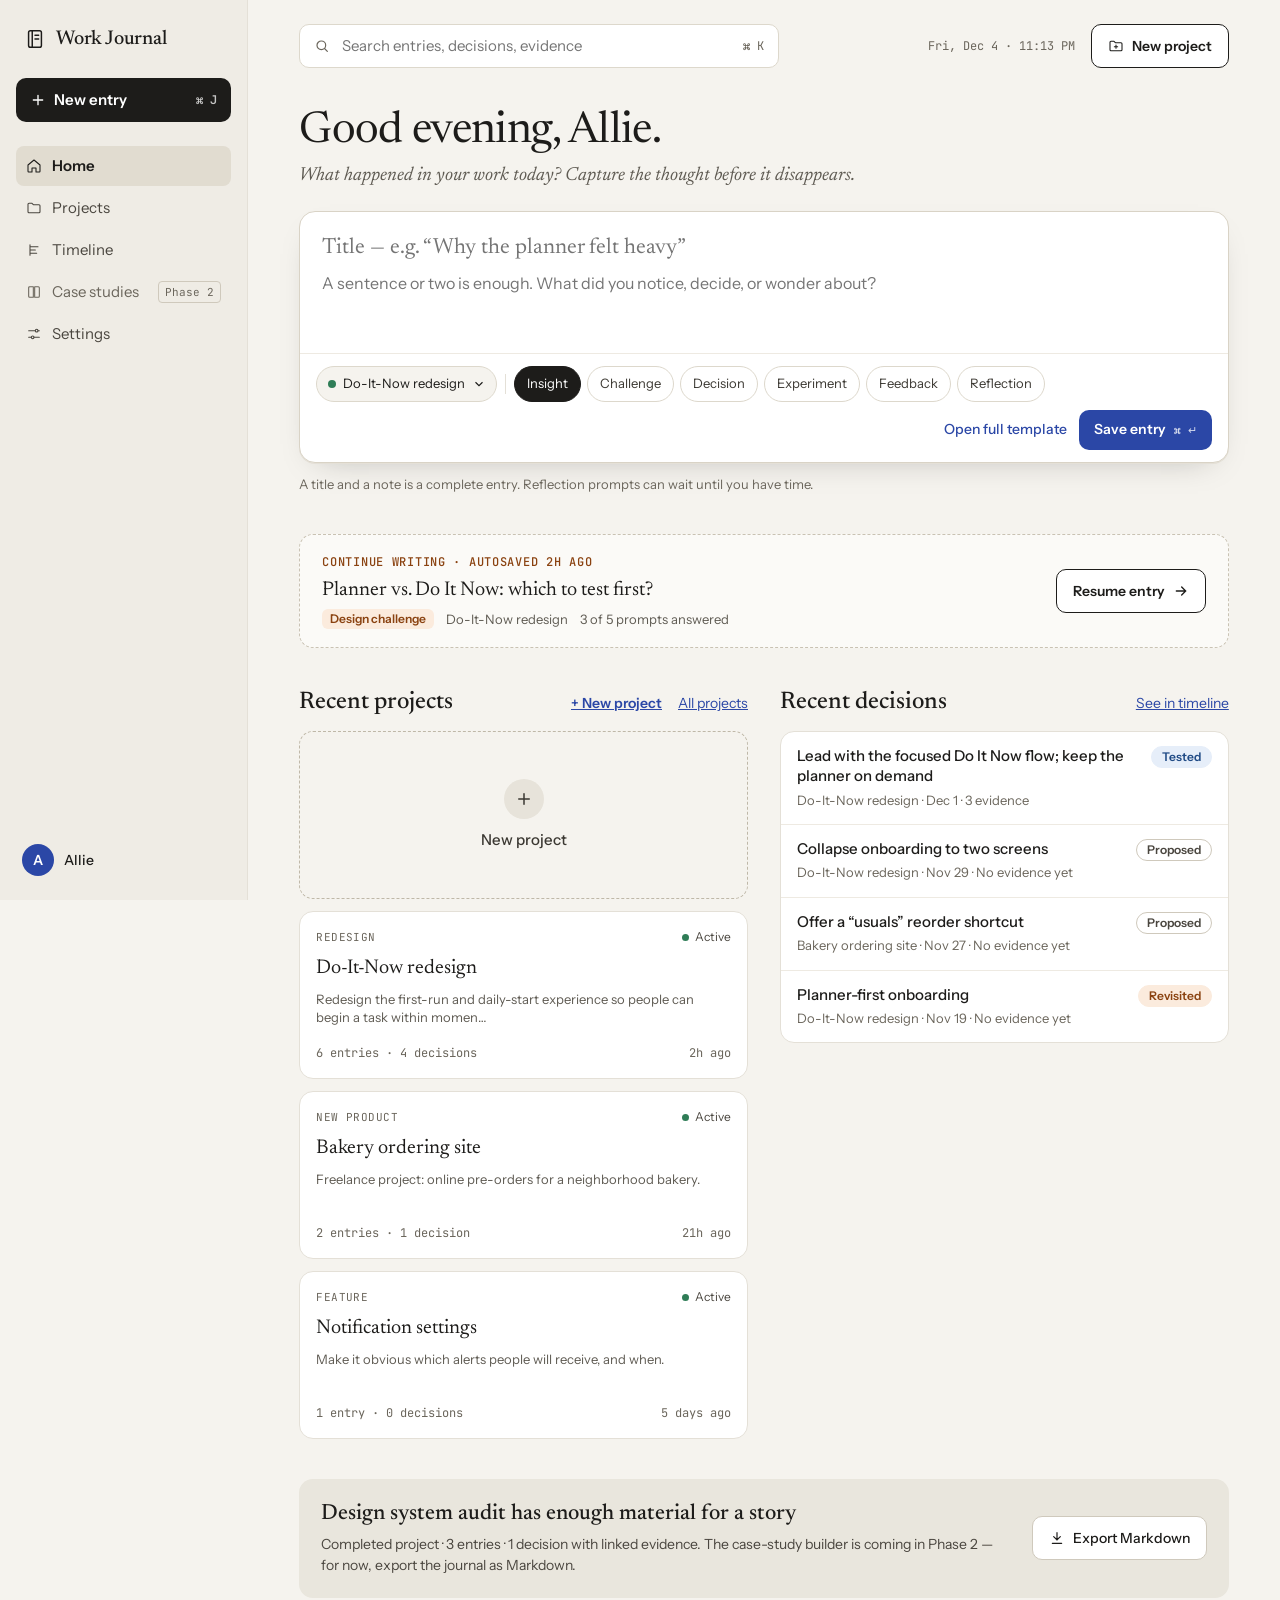
<file: index.html>
<!doctype html>
<html lang="en">
<head>
  <meta charset="utf-8">
  <meta name="viewport" content="width=device-width, initial-scale=1">
  <title>Work Journal</title>
  <meta name="description" content="A private work journal for designers: capture what happened, record decisions with evidence, and see how your thinking evolved.">
  <link rel="icon" href="data:image/svg+xml,%3Csvg xmlns='http://www.w3.org/2000/svg' viewBox='0 0 24 24' fill='none' stroke='%231D1C1A' stroke-width='1.6' stroke-linecap='round' stroke-linejoin='round'%3E%3Crect x='5' y='3' width='14' height='18' rx='2' fill='%23F5F3EE'/%3E%3Cpath d='M9 3v18M12 8h4M12 12h4'/%3E%3C/svg%3E">
  <link rel="preconnect" href="https://fonts.googleapis.com">
  <link rel="preconnect" href="https://fonts.gstatic.com" crossorigin>
  <link rel="stylesheet" href="https://fonts.googleapis.com/css2?family=Newsreader:ital,opsz,wght@0,6..72,400;0,6..72,500;1,6..72,400&family=Instrument+Sans:wght@400;500;600&family=JetBrains+Mono:wght@400;500&display=swap">
  <link rel="stylesheet" href="assets/styles.css">
</head>
<body>
  <div id="app"></div>
  <div id="toast" class="toast" role="status" aria-live="polite"></div>
  <noscript><p style="padding:24px;font-family:system-ui">Work Journal needs JavaScript to run.</p></noscript>
  <script src="assets/store.js"></script>
  <script src="assets/app.js"></script>
</body>
</html>
</file>
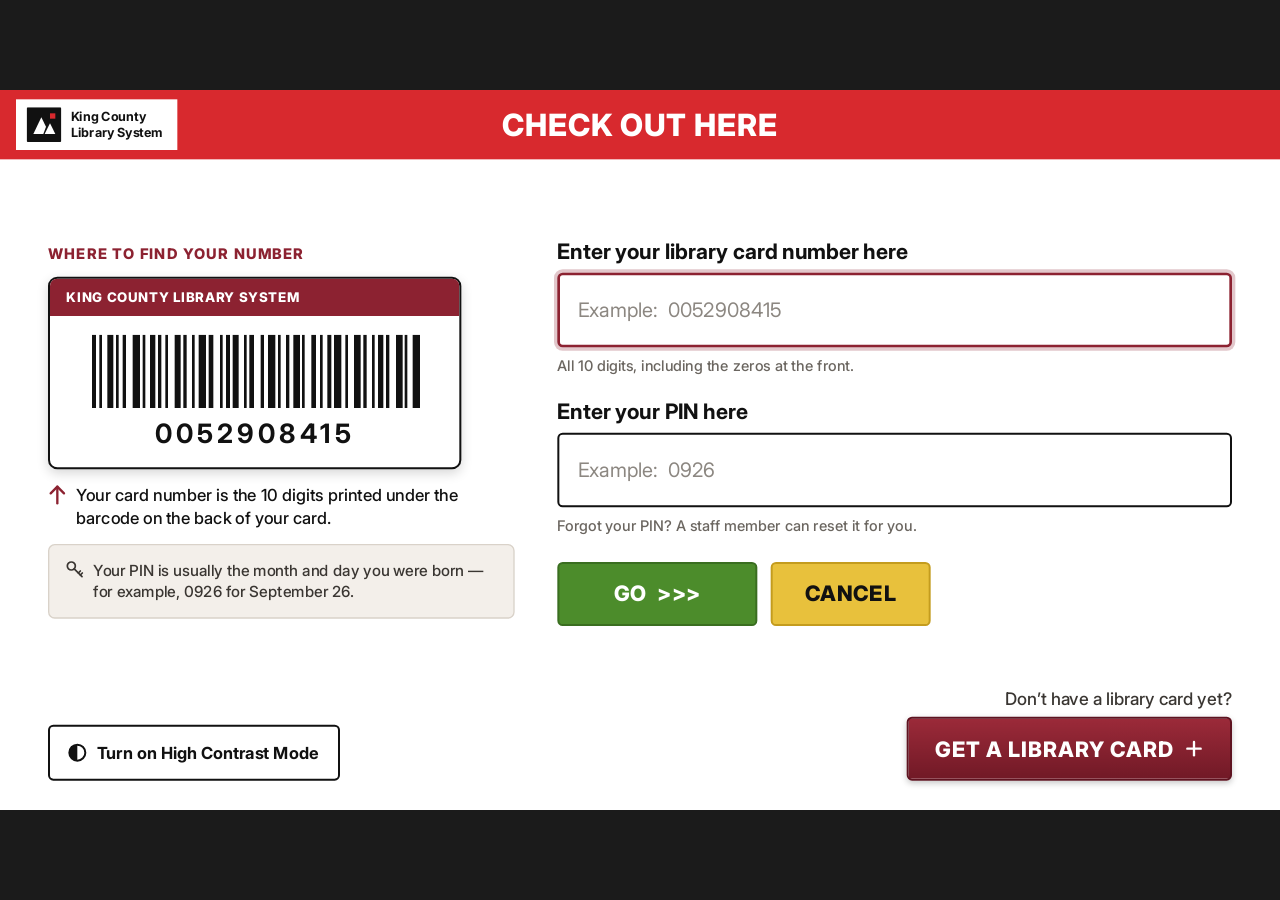
<file: kcls-checkout/index.html>
<!doctype html>
<html lang="en">
<head>
  <meta charset="utf-8">
  <meta name="viewport" content="width=device-width, initial-scale=1">
  <title>KCLS Self-Checkout — Prototype</title>
  <link rel="preconnect" href="https://fonts.googleapis.com">
  <link rel="preconnect" href="https://fonts.gstatic.com" crossorigin>
  <link href="https://fonts.googleapis.com/css2?family=Inter:wght@400;500;700;800&display=swap" rel="stylesheet">
  <link rel="stylesheet" href="styles.css">
</head>
<body>
  <!-- The kiosk is designed at 1920×1080; app.js scales the stage to fit any window. -->
  <div class="stage" id="stage" data-screen="signin">

    <header class="banner">
      <div class="logo" aria-label="King County Library System">
        <svg class="logo__mark" width="52" height="52" viewBox="0 0 52 52" aria-hidden="true"><rect width="52" height="52" rx="2" fill="#111111"></rect><path d="M10 40 L22 15 L29 29 L25 40 Z" fill="#ffffff"></path><path d="M27 40 L35 24 L43 40 Z" fill="#ffffff"></path><rect x="35" y="9" width="8" height="8" fill="#d8292e"></rect></svg>
        <div class="logo__word"><span>King County</span><span>Library System</span></div>
      </div>
      <h1 class="banner__title" id="bannerTitle">CHECK OUT HERE</h1>
    </header>

    <!-- ============ 1. Sign in (from Figma 106:3) ============ -->
    <main class="body screen" id="screen-signin">
      <div class="main-row">
        <section class="help" aria-label="Where to find your number">
          <p class="help__title">WHERE TO FIND YOUR NUMBER</p>

          <div class="card">
            <div class="card__head">KING COUNTY LIBRARY SYSTEM</div>
            <div class="card__body">
              <div class="barcode" id="barcode" aria-hidden="true"></div>
              <p class="card__num">0052908415</p>
            </div>
          </div>

          <div class="callout">
            <svg width="28" height="32" viewBox="0 0 28 32" fill="none" stroke="currentColor" stroke-width="3.5" stroke-linecap="round" stroke-linejoin="round" aria-hidden="true"><path d="M14 29 V4"></path><path d="M4 14 L14 4 L24 14"></path></svg>
            <p>Your card number is the 10 digits printed under the barcode on the back of your card.</p>
          </div>

          <div class="pin-hint">
            <svg width="28" height="28" viewBox="0 0 28 28" fill="none" stroke="currentColor" stroke-width="2.6" stroke-linecap="round" stroke-linejoin="round" aria-hidden="true"><circle cx="9" cy="9" r="6"></circle><path d="M13.3 13.3 L25 25"></path><path d="M19.5 19.5 L22.5 16.5"></path><path d="M22.5 22.5 L25.5 19.5"></path></svg>
            <p>Your PIN is usually the month and day you were born — for example, 0926 for September 26.</p>
          </div>
        </section>

        <form class="form" id="signinForm" novalidate autocomplete="off">
          <div class="field">
            <label class="field__label" for="cardInput">Enter your library card number here</label>
            <input class="field__input" id="cardInput" name="card" inputmode="numeric" maxlength="10"
                   placeholder="Example:  0052908415" aria-describedby="cardHint" autofocus>
            <p class="field__hint" id="cardHint" data-default="All 10 digits, including the zeros at the front.">All 10 digits, including the zeros at the front.</p>
          </div>

          <div class="field">
            <label class="field__label" for="pinInput">Enter your PIN here</label>
            <input class="field__input" id="pinInput" name="pin" type="password" inputmode="numeric" maxlength="4"
                   placeholder="Example:  0926" aria-describedby="pinHint">
            <p class="field__hint" id="pinHint" data-default="Forgot your PIN? A staff member can reset it for you.">Forgot your PIN? A staff member can reset it for you.</p>
          </div>

          <div class="actions">
            <button type="submit" class="btn btn--go" id="goBtn">GO&nbsp;&nbsp;&gt;&gt;&gt;</button>
            <button type="button" class="btn btn--cancel" id="cancelBtn">CANCEL</button>
          </div>
        </form>
      </div>

      <div class="bottom-row">
        <button type="button" class="btn btn--hc" id="hcBtn" aria-pressed="false">
          <svg width="30" height="30" viewBox="0 0 30 30" aria-hidden="true"><circle cx="15" cy="15" r="12" fill="none" stroke="currentColor" stroke-width="3"></circle><path d="M15 3 A12 12 0 0 0 15 27 Z" fill="currentColor"></path></svg>
          <span id="hcLabel">Turn on High Contrast Mode</span>
        </button>

        <div class="get-card">
          <p>Don’t have a library card yet?</p>
          <button type="button" class="btn btn--getcard" id="getCardBtn">
            <span>GET A LIBRARY CARD</span>
            <svg width="28" height="28" viewBox="0 0 28 28" fill="none" stroke="#ffffff" stroke-width="3.5" stroke-linecap="round" aria-hidden="true"><path d="M14 4 V24"></path><path d="M4 14 H24"></path></svg>
          </button>
        </div>
      </div>
    </main>

    <!-- ============ 2. Get a library card (prototype extension) ============ -->
    <main class="body screen" id="screen-getcard" hidden>
      <div class="panel">
        <h2 class="panel__title">Get a library card</h2>
        <p class="panel__lead">It’s free for anyone who lives, works, goes to school, or owns property in King County.</p>
        <ol class="steps">
          <li><b>1</b><span>Bring a photo ID and proof of your address to any service desk.</span></li>
          <li><b>2</b><span>A staff member will print your card and set your PIN with you.</span></li>
          <li><b>3</b><span>Come back here and sign in with the number under the barcode.</span></li>
        </ol>
        <div class="actions">
          <button type="button" class="btn btn--cancel" data-go="signin">BACK TO SIGN IN</button>
        </div>
      </div>
    </main>

    <!-- ============ 3. Check out items (prototype extension) ============ -->
    <main class="body screen" id="screen-checkout" hidden>
      <div class="main-row main-row--top">
        <section class="panel panel--list">
          <p class="help__title" id="welcomeTitle">SIGNED IN · CARD ENDING 8415</p>
          <h2 class="panel__title">Scan your items</h2>
          <p class="panel__lead">Place one item at a time on the scanner, barcode facing down.</p>

          <ul class="items" id="itemList" aria-live="polite"></ul>
          <p class="items__empty" id="itemEmpty">No items yet. Scan your first item to begin.</p>
        </section>

        <aside class="panel panel--side">
          <div class="summary">
            <span class="summary__label">ITEMS CHECKED OUT</span>
            <span class="summary__count" id="itemCount">0</span>
          </div>
          <button type="button" class="btn btn--hc btn--wide" id="scanBtn">
            <svg width="30" height="30" viewBox="0 0 30 30" fill="none" stroke="currentColor" stroke-width="2.6" stroke-linecap="round" aria-hidden="true"><path d="M3 9 V3 H9"></path><path d="M21 3 H27 V9"></path><path d="M27 21 V27 H21"></path><path d="M9 27 H3 V21"></path><path d="M9 10 V20"></path><path d="M13 10 V20"></path><path d="M17 10 V20"></path><path d="M21 10 V20"></path></svg>
            <span>Simulate scanning an item</span>
          </button>
          <div class="actions actions--stack">
            <button type="button" class="btn btn--go btn--wide" id="doneBtn" disabled>DONE</button>
            <button type="button" class="btn btn--cancel btn--wide" id="signOutBtn">CANCEL</button>
          </div>
        </aside>
      </div>
    </main>

    <!-- ============ 4. Receipt / done (prototype extension) ============ -->
    <main class="body screen" id="screen-receipt" hidden>
      <div class="panel panel--center">
        <div class="tick" aria-hidden="true"><svg width="64" height="64" viewBox="0 0 64 64" fill="none" stroke="#ffffff" stroke-width="8" stroke-linecap="round" stroke-linejoin="round"><path d="M14 33 L27 46 L51 19"></path></svg></div>
        <h2 class="panel__title" id="receiptTitle">You’re all set!</h2>
        <div class="due" id="dueNote"></div>
        <p class="panel__lead" id="receiptLead">Would you like a receipt?</p>
        <div class="actions" id="receiptActions">
          <button type="button" class="btn btn--go btn--receipt" data-receipt="print">PRINT</button>
          <button type="button" class="btn btn--hc btn--receipt" data-receipt="email">EMAIL</button>
          <button type="button" class="btn btn--cancel btn--receipt" data-receipt="none">NO RECEIPT</button>
        </div>
        <p class="restart" id="restartNote" hidden>Returning to the start in <b id="countdown">8</b>…
          <button type="button" class="btn btn--hc" id="restartBtn">START OVER</button></p>
      </div>
    </main>

  </div>

  <script src="app.js"></script>
</body>
</html>
</file>
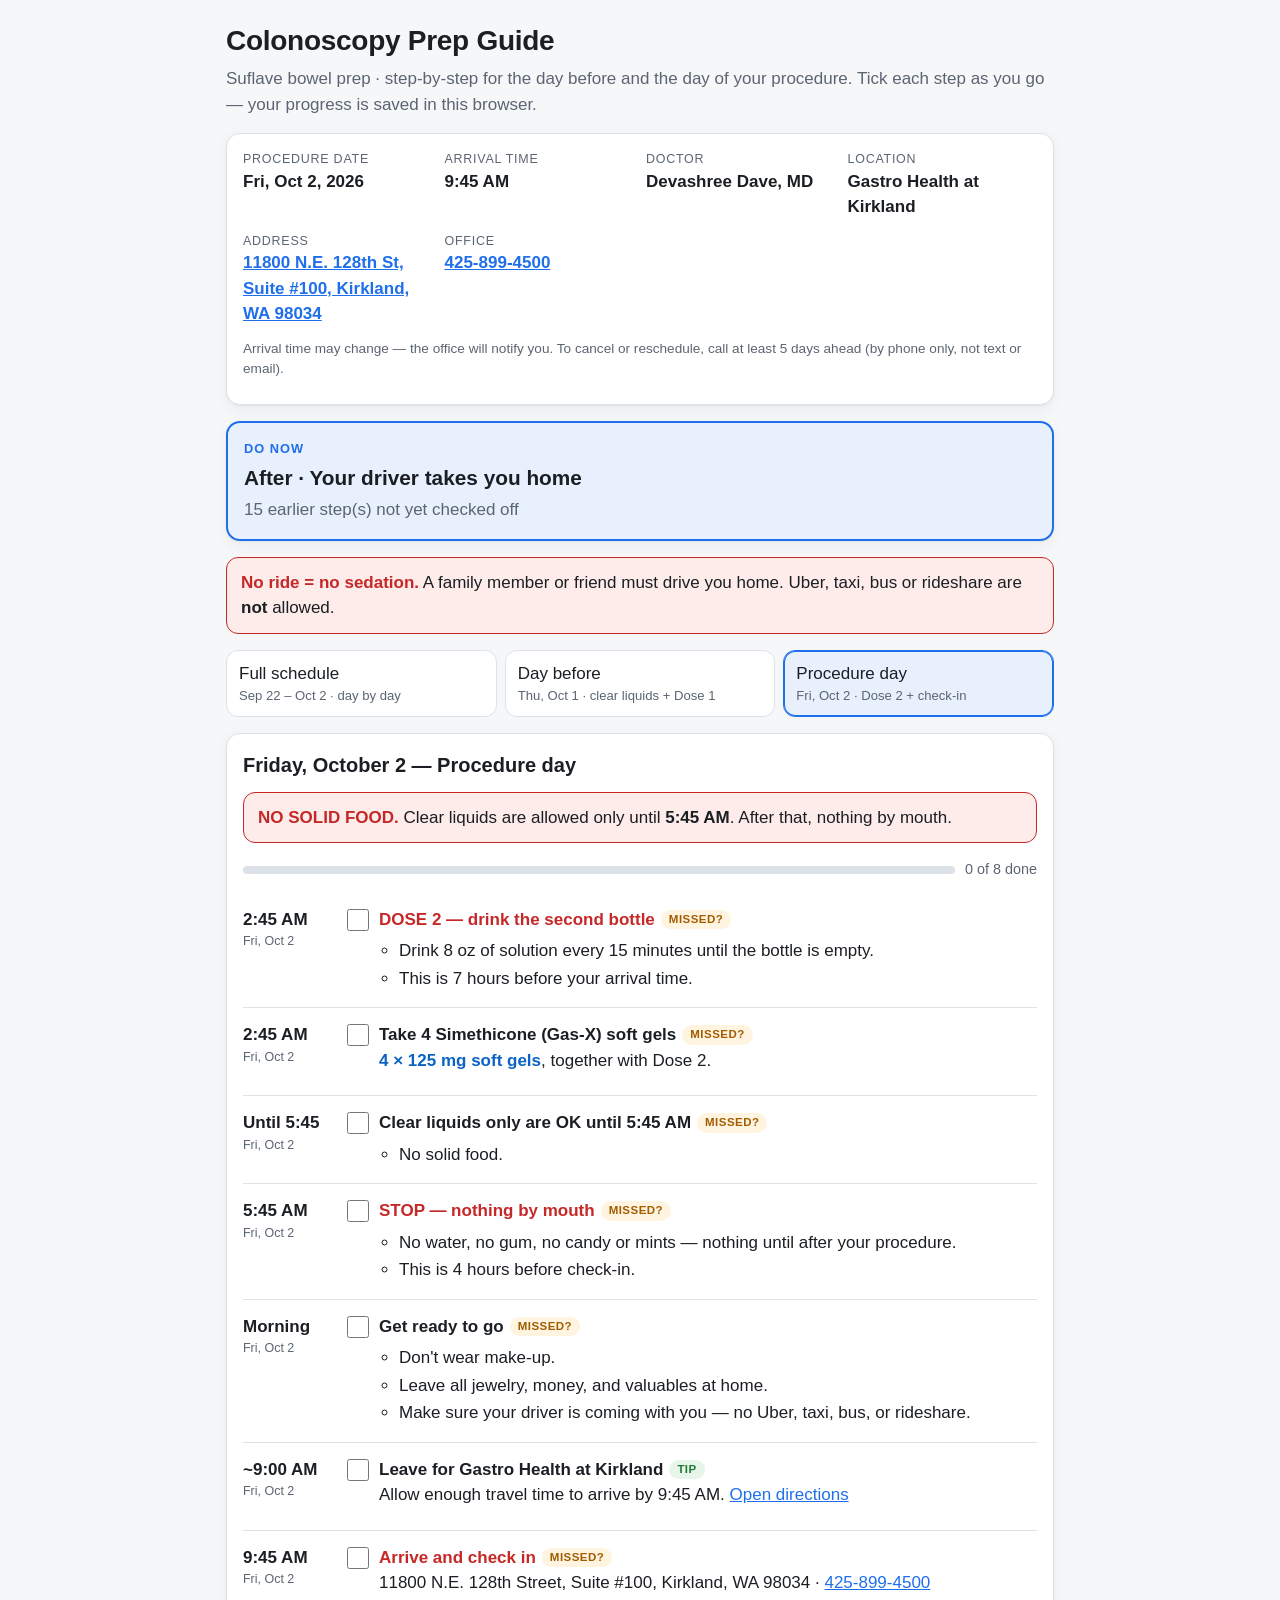
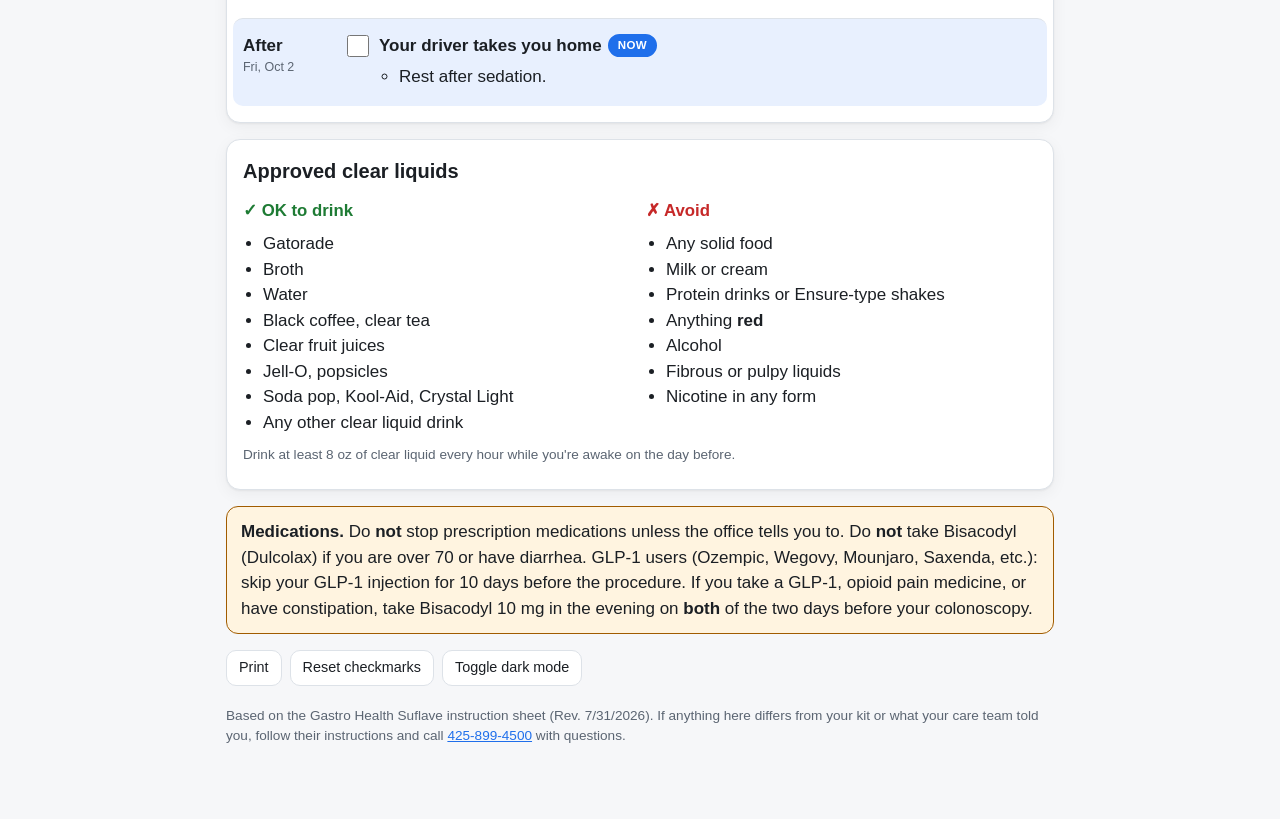
<file: colonoscopy-prep.html>
<!doctype html>
<html lang="en">
<head>
<meta charset="utf-8">
<meta name="viewport" content="width=device-width, initial-scale=1">
<title>Colonoscopy Prep Guide</title>
<style>
  :root {
    --bg: #f6f7f9;
    --card: #ffffff;
    --ink: #1b1f24;
    --muted: #5b6572;
    --line: #dde2e8;
    --accent: #1f6feb;
    --accent-soft: #e8f0fe;
    --danger: #c62828;
    --danger-soft: #fdecea;
    --warn: #a15c00;
    --warn-soft: #fff4e0;
    --ok: #1e7b34;
    --ok-soft: #e7f5ea;
    --med: #0b63c5;
    --shadow: 0 1px 2px rgba(0,0,0,.05), 0 4px 16px rgba(0,0,0,.05);
  }
  @media (prefers-color-scheme: dark) {
    :root:not([data-theme="light"]) {
      --bg: #0f1216; --card: #171b21; --ink: #e8ebef; --muted: #9aa4b1; --line: #2a313a;
      --accent: #5b9dff; --accent-soft: #16243a; --danger: #ff6b6b; --danger-soft: #3a1a1a;
      --warn: #ffb74d; --warn-soft: #33260f; --ok: #5fd07a; --ok-soft: #13301b; --med: #7fb4ff;
      --shadow: none;
    }
  }
  :root[data-theme="dark"] {
    --bg: #0f1216; --card: #171b21; --ink: #e8ebef; --muted: #9aa4b1; --line: #2a313a;
    --accent: #5b9dff; --accent-soft: #16243a; --danger: #ff6b6b; --danger-soft: #3a1a1a;
    --warn: #ffb74d; --warn-soft: #33260f; --ok: #5fd07a; --ok-soft: #13301b; --med: #7fb4ff;
    --shadow: none;
  }

  * { box-sizing: border-box; }
  html { -webkit-text-size-adjust: 100%; }
  body {
    margin: 0; background: var(--bg); color: var(--ink);
    font: 17px/1.5 -apple-system, BlinkMacSystemFont, "Segoe UI", Roboto, Helvetica, Arial, sans-serif;
  }
  .wrap { max-width: 860px; margin: 0 auto; padding: 20px 16px 64px; }
  h1 { font-size: 1.75rem; margin: 0 0 4px; letter-spacing: -.01em; }
  h2 { font-size: 1.25rem; margin: 0 0 12px; }
  h3 { font-size: 1.05rem; margin: 0 0 8px; }
  p { margin: 0 0 8px; }
  a { color: var(--accent); }
  .sub { color: var(--muted); margin: 0 0 16px; }
  .card { background: var(--card); border: 1px solid var(--line); border-radius: 14px; padding: 16px; margin: 0 0 16px; box-shadow: var(--shadow); }

  /* Appointment facts */
  .facts { display: grid; grid-template-columns: repeat(auto-fit, minmax(170px, 1fr)); gap: 12px; }
  .fact .k { font-size: .78rem; text-transform: uppercase; letter-spacing: .06em; color: var(--muted); }
  .fact .v { font-weight: 650; }

  /* Now / next banner */
  .now { border: 2px solid var(--accent); background: var(--accent-soft); }
  .now .label { font-size: .8rem; font-weight: 700; text-transform: uppercase; letter-spacing: .08em; color: var(--accent); }
  .now .title { font-size: 1.3rem; font-weight: 700; margin: 4px 0; }
  .now .count { font-variant-numeric: tabular-nums; color: var(--muted); }
  .now.stop { border-color: var(--danger); background: var(--danger-soft); }
  .now.stop .label { color: var(--danger); }

  /* Tabs */
  .tabs { display: flex; gap: 8px; margin: 0 0 16px; flex-wrap: wrap; }
  .tab {
    flex: 1 1 0; min-width: 140px; border: 1px solid var(--line); background: var(--card); color: var(--ink);
    border-radius: 12px; padding: 10px 12px; font: inherit; cursor: pointer; text-align: left;
  }
  .tab small { display: block; color: var(--muted); font-size: .82rem; }
  .tab[aria-selected="true"] { border-color: var(--accent); box-shadow: inset 0 0 0 1px var(--accent); background: var(--accent-soft); }
  .panel[hidden] { display: none; }

  /* Progress */
  .progress { display: flex; align-items: center; gap: 10px; margin: 0 0 12px; color: var(--muted); font-size: .9rem; }
  .bar { flex: 1; height: 8px; background: var(--line); border-radius: 99px; overflow: hidden; }
  .bar > i { display: block; height: 100%; width: 0; background: var(--ok); transition: width .3s; }

  /* Timeline */
  .steps { list-style: none; margin: 0; padding: 0; }
  .step {
    display: grid; grid-template-columns: 92px 1fr; gap: 12px;
    padding: 14px 0; border-top: 1px solid var(--line);
  }
  .step:first-child { border-top: 0; }
  .time { font-weight: 700; font-variant-numeric: tabular-nums; }
  .time small { display: block; font-weight: 500; color: var(--muted); font-size: .78rem; }
  .body label { display: flex; gap: 10px; align-items: flex-start; cursor: pointer; }
  .body input[type=checkbox] { width: 22px; height: 22px; margin: 2px 0 0; flex: none; accent-color: var(--ok); }
  .body .t { font-weight: 650; }
  .body ul, .body ol { margin: 6px 0 0; padding-left: 20px; }
  .body li { margin: 2px 0; }
  .details { margin-left: 32px; color: var(--ink); }
  .step.done .t { text-decoration: line-through; color: var(--muted); }
  .step.done .details { opacity: .6; }
  .step.current { background: var(--accent-soft); border-radius: 10px; padding-left: 10px; padding-right: 10px; margin: 0 -10px; }
  .step.critical .t { color: var(--danger); }
  .med { color: var(--med); font-weight: 650; }
  .pill { display: inline-block; font-size: .72rem; font-weight: 700; letter-spacing: .04em; text-transform: uppercase; border-radius: 99px; padding: 1px 8px; margin-left: 6px; vertical-align: 2px; }
  .pill.tip { background: var(--ok-soft); color: var(--ok); }
  .pill.late { background: var(--warn-soft); color: var(--warn); }
  .pill.now { background: var(--accent); color: #fff; }

  /* Callouts */
  .callout { border-radius: 12px; padding: 12px 14px; margin: 0 0 16px; border: 1px solid; }
  .callout.danger { background: var(--danger-soft); border-color: var(--danger); }
  .callout.danger strong:first-child { color: var(--danger); }
  .callout.warn { background: var(--warn-soft); border-color: var(--warn); }
  .callout.info { background: var(--accent-soft); border-color: var(--accent); }

  /* Liquids */
  .two { display: grid; grid-template-columns: 1fr 1fr; gap: 12px; }
  .yes h3 { color: var(--ok); }
  .no h3 { color: var(--danger); }
  .yes ul, .no ul { margin: 0; padding-left: 20px; }

  /* Full multi-day schedule */
  .legend { display: flex; flex-wrap: wrap; gap: 6px; margin: 0 0 12px; }
  .chip { display: inline-block; font-size: .78rem; font-weight: 650; border-radius: 99px; padding: 2px 10px; border: 1px solid transparent; white-space: nowrap; }
  .chip.glp { background: var(--warn-soft); color: var(--warn); }
  .chip.mira { background: var(--accent-soft); color: var(--accent); }
  .chip.diet { background: var(--ok-soft); color: var(--ok); }
  .chip.supp { background: var(--card); color: var(--muted); border-color: var(--line); }
  .chip.clear { background: var(--accent); color: #fff; }
  .chip.npo { background: var(--danger); color: #fff; }
  .days { list-style: none; margin: 0; padding: 0; }
  .day { display: grid; grid-template-columns: 92px 1fr; gap: 12px; padding: 12px 0; border-top: 1px solid var(--line); }
  .day:first-child { border-top: 0; }
  .day .date { font-weight: 700; }
  .day .date small { display: block; font-weight: 500; color: var(--muted); font-size: .78rem; }
  .day .chips { display: flex; flex-wrap: wrap; gap: 4px; margin: 0 0 4px; }
  .day ul { margin: 4px 0 0; padding-left: 20px; }
  .day.past { opacity: .55; }
  .day.today { background: var(--accent-soft); border-radius: 10px; padding-left: 10px; padding-right: 10px; margin: 0 -10px; opacity: 1; }
  .day.key .date { color: var(--danger); }
  .day .open { font: inherit; font-size: .88rem; margin-top: 6px; padding: 4px 10px; }

  @media (max-width: 560px) {
    .day { grid-template-columns: 1fr; gap: 4px; }
  }

  details.card summary { cursor: pointer; font-weight: 650; }
  details.card[open] summary { margin-bottom: 10px; }

  .toolbar { display: flex; gap: 8px; flex-wrap: wrap; margin-top: 8px; }
  button.btn { font: inherit; font-size: .9rem; border: 1px solid var(--line); background: var(--card); color: var(--ink); border-radius: 10px; padding: 6px 12px; cursor: pointer; }
  button.btn:hover { border-color: var(--accent); }
  .foot { color: var(--muted); font-size: .85rem; }

  @media (max-width: 560px) {
    body { font-size: 16px; }
    .two { grid-template-columns: 1fr; }
    .step { grid-template-columns: 1fr; gap: 4px; }
    .details { margin-left: 32px; }
  }
  @media print {
    body { background: #fff; }
    .tabs, .toolbar, .now { display: none !important; }
    .panel[hidden] { display: block !important; }
    .card { box-shadow: none; break-inside: avoid; }
  }
</style>
</head>
<body>
<div class="wrap">

  <header>
    <h1>Colonoscopy Prep Guide</h1>
    <p class="sub">Suflave bowel prep &middot; step-by-step for the day before and the day of your procedure. Tick each step as you go — your progress is saved in this browser.</p>
  </header>

  <section class="card" aria-label="Appointment details">
    <div class="facts">
      <div class="fact"><div class="k">Procedure date</div><div class="v">Fri, Oct 2, 2026</div></div>
      <div class="fact"><div class="k">Arrival time</div><div class="v">9:45 AM</div></div>
      <div class="fact"><div class="k">Doctor</div><div class="v">Devashree Dave, MD</div></div>
      <div class="fact"><div class="k">Location</div><div class="v">Gastro Health at Kirkland</div></div>
      <div class="fact"><div class="k">Address</div><div class="v"><a href="https://maps.google.com/?q=11800+NE+128th+St+Suite+100+Kirkland+WA+98034" target="_blank" rel="noopener">11800 N.E. 128th St, Suite #100, Kirkland, WA 98034</a></div></div>
      <div class="fact"><div class="k">Office</div><div class="v"><a href="tel:+14258994500">425-899-4500</a></div></div>
    </div>
    <p class="foot" style="margin-top:12px">Arrival time may change — the office will notify you. To cancel or reschedule, call at least 5 days ahead (by phone only, not text or email).</p>
  </section>

  <section class="card now" id="now" aria-live="polite">
    <div class="label" id="nowLabel">Next step</div>
    <div class="title" id="nowTitle">—</div>
    <div class="count" id="nowCount"></div>
  </section>

  <div class="callout danger">
    <strong>No ride = no sedation.</strong> A family member or friend must drive you home. Uber, taxi, bus or rideshare are <strong>not</strong> allowed.
  </div>

  <div class="tabs" role="tablist">
    <button class="tab" role="tab" id="tab-all" aria-controls="panel-all" aria-selected="false">Full schedule<small>Sep 22 – Oct 2 · day by day</small></button>
    <button class="tab" role="tab" id="tab-before" aria-controls="panel-before" aria-selected="true">Day before<small>Thu, Oct 1 · clear liquids + Dose 1</small></button>
    <button class="tab" role="tab" id="tab-day" aria-controls="panel-day" aria-selected="false">Procedure day<small>Fri, Oct 2 · Dose 2 + check-in</small></button>
  </div>

  <section class="panel" id="panel-all" role="tabpanel" aria-labelledby="tab-all" hidden>
    <div class="card">
      <h2>Procedure days schedule — Sep 22 to Oct 2</h2>
      <div class="legend">
        <span class="chip glp">GLP-1 paused*</span>
        <span class="chip mira">MiraLAX daily</span>
        <span class="chip diet">Low-fiber diet</span>
        <span class="chip supp">No vitamins/supplements</span>
        <span class="chip clear">Clear liquids only</span>
        <span class="chip npo">Nothing by mouth</span>
      </div>
      <ol class="days" id="days"></ol>
      <p class="foot" style="margin-top:10px">*Only if you take a GLP-1 medication (Ozempic, Wegovy, Mounjaro, Saxenda, etc.).</p>
    </div>
  </section>

  <section class="panel" id="panel-before" role="tabpanel" aria-labelledby="tab-before">
    <div class="card">
      <h2>Thursday, October 1 — Day before</h2>
      <div class="callout danger"><strong>NO SOLID FOOD all day.</strong> Clear liquids only. No nicotine in any form.</div>
      <div class="progress"><div class="bar"><i id="bar-before"></i></div><span id="count-before"></span></div>
      <ol class="steps" id="steps-before"></ol>
    </div>
  </section>

  <section class="panel" id="panel-day" role="tabpanel" aria-labelledby="tab-day" hidden>
    <div class="card">
      <h2>Friday, October 2 — Procedure day</h2>
      <div class="callout danger"><strong>NO SOLID FOOD.</strong> Clear liquids are allowed only until <strong>5:45 AM</strong>. After that, nothing by mouth.</div>
      <div class="progress"><div class="bar"><i id="bar-day"></i></div><span id="count-day"></span></div>
      <ol class="steps" id="steps-day"></ol>
    </div>
  </section>

  <section class="card">
    <h2>Approved clear liquids</h2>
    <div class="two">
      <div class="yes">
        <h3>✓ OK to drink</h3>
        <ul>
          <li>Gatorade</li>
          <li>Broth</li>
          <li>Water</li>
          <li>Black coffee, clear tea</li>
          <li>Clear fruit juices</li>
          <li>Jell-O, popsicles</li>
          <li>Soda pop, Kool-Aid, Crystal Light</li>
          <li>Any other clear liquid drink</li>
        </ul>
      </div>
      <div class="no">
        <h3>✗ Avoid</h3>
        <ul>
          <li>Any solid food</li>
          <li>Milk or cream</li>
          <li>Protein drinks or Ensure-type shakes</li>
          <li>Anything <strong>red</strong></li>
          <li>Alcohol</li>
          <li>Fibrous or pulpy liquids</li>
          <li>Nicotine in any form</li>
        </ul>
      </div>
    </div>
    <p class="foot" style="margin-top:10px">Drink at least 8 oz of clear liquid every hour while you're awake on the day before.</p>
  </section>

  <div class="callout warn">
    <strong>Medications.</strong> Do <strong>not</strong> stop prescription medications unless the office tells you to.
    Do <strong>not</strong> take Bisacodyl (Dulcolax) if you are over 70 or have diarrhea.
    GLP-1 users (Ozempic, Wegovy, Mounjaro, Saxenda, etc.): skip your GLP-1 injection for 10 days before the procedure. If you take a GLP-1, opioid pain medicine, or have constipation, take Bisacodyl 10 mg in the evening on <strong>both</strong> of the two days before your colonoscopy.
  </div>

  <div class="toolbar">
    <button class="btn" id="print">Print</button>
    <button class="btn" id="reset">Reset checkmarks</button>
    <button class="btn" id="theme">Toggle dark mode</button>
  </div>

  <p class="foot" style="margin-top:20px">Based on the Gastro Health Suflave instruction sheet (Rev. 7/31/2026). If anything here differs from your kit or what your care team told you, follow their instructions and call <a href="tel:+14258994500">425-899-4500</a> with questions.</p>
</div>

<script>
// ---- Schedule (local time). Edit here if your times change. ----
const SCHEDULE = {
  before: [
    { id: "b-wake", at: "2026-10-01T07:00", timeLabel: "On waking",
      title: "Start clear liquid diet — no solid food",
      details: ["Drink at least 8 oz of clear liquid every hour.", "No nicotine in any form.", "See the approved clear liquids list below."] },
    { id: "b-miralax", at: "2026-10-01T07:30", timeLabel: "Morning",
      title: "Take your daily MiraLAX",
      details: ["Additional instruction from your doctor: MiraLAX daily for the 7 days before the procedure."] },
    { id: "b-mix", at: "2026-10-01T08:00", timeLabel: "Early in day",
      title: "Mix the Suflave solution",
      details: ["Open the flavor-enhancing packet and pour the contents into both bottles.",
                "Fill both bottles with lukewarm water to the fill line.",
                "Cap the bottles and shake until all powder dissolves.",
                "Place in the refrigerator — it tastes better cold."] },
    { id: "b-bisa", at: "2026-10-01T15:00", timeLabel: "3:00 PM",
      title: "Take 2 Bisacodyl (Dulcolax) tablets",
      html: '<span class="med">2 × 5 mg tablets = 10 mg.</span> Skip if you are over 70 or have diarrhea.' },
    { id: "b-dose1", at: "2026-10-01T17:00", timeLabel: "5:00 PM", critical: true,
      title: "DOSE 1 — start the first bottle",
      details: ["Drink 8 oz of solution every 15 minutes (5:00, 5:15, 5:30, …) until the bottle is empty.",
                "Save the second bottle in the fridge for Dose 2."] },
    { id: "b-gasx", at: "2026-10-01T18:00", timeLabel: "6:00 PM",
      title: "Take 4 Simethicone (Gas-X) soft gels",
      html: '<span class="med">4 × 125 mg soft gels.</span> Helps with gas and bloating.' },
    { id: "b-evening", at: "2026-10-01T18:30", timeLabel: "Evening",
      title: "Stay close to the restroom; keep drinking clear liquids until bedtime",
      details: [] },
    { id: "b-bed", at: "2026-10-01T21:00", timeLabel: "Before bed", tip: true,
      title: "Get ready for tomorrow",
      details: ["Set an alarm for about 2:30 AM for Dose 2.",
                "Confirm your driver for the 9:45 AM arrival and ride home.",
                "Lay out comfortable clothes. Plan to leave jewelry, money, and valuables at home."] },
  ],
  day: [
    { id: "d-dose2", at: "2026-10-02T02:45", timeLabel: "2:45 AM", critical: true,
      title: "DOSE 2 — drink the second bottle",
      details: ["Drink 8 oz of solution every 15 minutes until the bottle is empty.",
                "This is 7 hours before your arrival time."] },
    { id: "d-gasx", at: "2026-10-02T02:45", timeLabel: "2:45 AM",
      title: "Take 4 Simethicone (Gas-X) soft gels",
      html: '<span class="med">4 × 125 mg soft gels</span>, together with Dose 2.' },
    { id: "d-liquids", at: "2026-10-02T03:30", timeLabel: "Until 5:45",
      title: "Clear liquids only are OK until 5:45 AM",
      details: ["No solid food."] },
    { id: "d-stop", at: "2026-10-02T05:45", timeLabel: "5:45 AM", critical: true,
      title: "STOP — nothing by mouth",
      details: ["No water, no gum, no candy or mints — nothing until after your procedure.",
                "This is 4 hours before check-in."] },
    { id: "d-ready", at: "2026-10-02T07:30", timeLabel: "Morning",
      title: "Get ready to go",
      details: ["Don't wear make-up.",
                "Leave all jewelry, money, and valuables at home.",
                "Make sure your driver is coming with you — no Uber, taxi, bus, or rideshare."] },
    { id: "d-leave", at: "2026-10-02T09:00", timeLabel: "~9:00 AM", tip: true,
      title: "Leave for Gastro Health at Kirkland",
      html: 'Allow enough travel time to arrive by 9:45 AM. <a href="https://maps.google.com/?q=11800+NE+128th+St+Suite+100+Kirkland+WA+98034" target="_blank" rel="noopener">Open directions</a>' },
    { id: "d-arrive", at: "2026-10-02T09:45", timeLabel: "9:45 AM", critical: true,
      title: "Arrive and check in",
      html: '11800 N.E. 128th Street, Suite #100, Kirkland, WA 98034 · <a href="tel:+14258994500">425-899-4500</a>' },
    { id: "d-home", at: "2026-10-02T12:00", timeLabel: "After",
      title: "Your driver takes you home",
      details: ["Rest after sedation."] },
  ],
};

// ---- Full multi-day schedule (Sep 22 – Oct 2). Ranges are inclusive. ----
const RANGES = [
  { chip: "glp",  label: "GLP-1 paused*",           from: "2026-09-22", to: "2026-10-02" },
  { chip: "mira", label: "MiraLAX daily",           from: "2026-09-25", to: "2026-10-01" },
  { chip: "diet", label: "Low-fiber diet",          from: "2026-09-27", to: "2026-09-30" },
  { chip: "supp", label: "No vitamins/supplements", from: "2026-09-27", to: "2026-10-02" },
  { chip: "clear",label: "Clear liquids only",      from: "2026-10-01", to: "2026-10-02" },
  { chip: "npo",  label: "Nothing by mouth 5:45 AM", from: "2026-10-02", to: "2026-10-02" },
];
const DAY_NOTES = {
  "2026-09-22": { tag: "10 days prior", items: [
    "Get your prep kit: Suflave, Simethicone (Gas-X Extra Strength 125 mg soft gels), and Bisacodyl (Dulcolax 5 mg delayed-release tablets). If it isn't from GiftHealth, buy the pills over the counter.",
    "GLP-1 users: stop your GLP-1 injection from today until after the procedure."] },
  "2026-09-25": { tag: "7 days prior", items: [
    "Start MiraLAX daily (your doctor's additional instruction)."] },
  "2026-09-27": { tag: "5 days prior", items: [
    "Arrange a family member or friend to drive you home. No ride = no sedation.",
    "Low-fiber diet begins: no fresh fruit or vegetables (cooked or canned only); no salads, seeds, or raw nuts (creamy nut butter is OK); no popcorn, whole corn, granola, or oatmeal.",
    "Stop multivitamins, supplements, iron, fish oil, and other oily capsules. Keep taking prescription medications.",
    "Last day to cancel or reschedule without a potential fee. Call 425-899-4500."] },
  "2026-09-30": { tag: "2 days prior", items: [
    "Last day of (low-fiber) solid food.",
    "Only if you take a GLP-1, opioid pain medicine, or are constipated: take Bisacodyl 10 mg (2 × 5 mg tablets) this evening.",
    "Check you have everything: Suflave kit, Gas-X, Dulcolax, clear liquids for tomorrow."] },
  "2026-10-01": { tag: "Day before", key: true, open: "tab-before", items: [
    "No solid food. Clear liquids only, at least 8 oz every hour.",
    "Morning: mix the Suflave and refrigerate it.",
    "3:00 PM: 2 Bisacodyl · 5:00 PM: DOSE 1 · 6:00 PM: 4 Gas-X soft gels."] },
  "2026-10-02": { tag: "Procedure day", key: true, open: "tab-day", items: [
    "2:45 AM: DOSE 2 + 4 Gas-X soft gels.",
    "5:45 AM: STOP, nothing by mouth.",
    "9:45 AM: arrive at Gastro Health at Kirkland with your driver."] },
};

function ymd(d) {
  return `${d.getFullYear()}-${String(d.getMonth() + 1).padStart(2, "0")}-${String(d.getDate()).padStart(2, "0")}`;
}

function renderDays(now) {
  const today = ymd(now);
  const rows = [];
  for (let d = new Date("2026-09-22T12:00"); ymd(d) <= "2026-10-02"; d.setDate(d.getDate() + 1)) {
    const key = ymd(d);
    const note = DAY_NOTES[key] || { items: ["Keep following the restrictions shown."] };
    const until = Math.round((new Date("2026-10-02T12:00") - d) / 86400000);
    const tag = note.tag || `${until} days prior`;
    const chips = RANGES.filter(r => key >= r.from && key <= r.to)
      .map(r => `<span class="chip ${r.chip}">${esc(r.label)}</span>`).join("");
    const cls = ["day", key < today && "past", key === today && "today", note.key && "key"].filter(Boolean).join(" ");
    rows.push(`<li class="${cls}">
      <div class="date">${d.toLocaleDateString(undefined, { weekday: "short", month: "short", day: "numeric" })}
        <small>${esc(tag)}${key === today ? " · Today" : ""}</small></div>
      <div>
        <div class="chips">${chips}</div>
        <ul>${note.items.map(i => `<li>${esc(i)}</li>`).join("")}</ul>
        ${note.open ? `<button class="btn open" data-open="${note.open}">Open step-by-step checklist →</button>` : ""}
      </div>
    </li>`);
  }
  document.getElementById("days").innerHTML = rows.join("");
}

const KEY = "colonoscopy-prep-checks-v1";
const store = {
  get() { try { return JSON.parse(localStorage.getItem(KEY)) || {}; } catch { return {}; } },
  set(v) { try { localStorage.setItem(KEY, JSON.stringify(v)); } catch {} },
};
let checks = store.get();

function esc(s) { return s.replace(/[&<>"]/g, c => ({ "&": "&amp;", "<": "&lt;", ">": "&gt;", '"': "&quot;" }[c])); }

function render() {
  const now = new Date();
  for (const [day, steps] of Object.entries(SCHEDULE)) {
    const ol = document.getElementById("steps-" + day);
    const current = currentStep(steps, now);
    ol.innerHTML = steps.map(s => {
      const done = !!checks[s.id];
      const late = !done && new Date(s.at) < now && s !== current && !s.tip;
      const cls = ["step", done && "done", s.critical && "critical", s === current && "current"].filter(Boolean).join(" ");
      const extra = s.html ? `<p>${s.html}</p>` :
        (s.details && s.details.length ? `<ul>${s.details.map(d => `<li>${esc(d)}</li>`).join("")}</ul>` : "");
      const pills = (s.tip ? '<span class="pill tip">Tip</span>' : "") +
        (s === current ? '<span class="pill now">Now</span>' : "") +
        (late ? '<span class="pill late">Missed?</span>' : "");
      return `<li class="${cls}">
        <div class="time">${esc(s.timeLabel)}<small>${fmtDay(s.at)}</small></div>
        <div class="body">
          <label><input type="checkbox" data-id="${s.id}" ${done ? "checked" : ""}>
            <span class="t">${esc(s.title)}${pills}</span></label>
          <div class="details">${extra}</div>
        </div>
      </li>`;
    }).join("");
    const n = steps.filter(s => checks[s.id]).length;
    document.getElementById("bar-" + day).style.width = (100 * n / steps.length) + "%";
    document.getElementById("count-" + day).textContent = `${n} of ${steps.length} done`;
  }
  renderDays(now);
  renderNow(now);
}

// The step you should be on: the latest unchecked step whose time has arrived,
// otherwise nothing (the banner then shows the next upcoming step).
function currentStep(steps, now) {
  let cur = null;
  for (const s of steps) if (!checks[s.id] && new Date(s.at) <= now) cur = s;
  return cur;
}

function fmtDay(iso) {
  return new Date(iso).toLocaleDateString(undefined, { weekday: "short", month: "short", day: "numeric" });
}

function fmtDur(ms) {
  const m = Math.round(ms / 60000);
  const d = Math.floor(m / 1440), h = Math.floor((m % 1440) / 60), mm = m % 60;
  return [d && d + "d", h && h + "h", mm + "m"].filter(Boolean).join(" ");
}

function renderNow(now) {
  const all = [...SCHEDULE.before, ...SCHEDULE.day];
  const box = document.getElementById("now");
  const label = document.getElementById("nowLabel");
  const title = document.getElementById("nowTitle");
  const count = document.getElementById("nowCount");
  const stopAt = new Date("2026-10-02T05:45");
  const arrive = new Date("2026-10-02T09:45");
  box.classList.remove("stop");

  if (now >= stopAt && now < arrive) {
    box.classList.add("stop");
    label.textContent = "Nothing by mouth";
    title.textContent = "No water, gum, candy or mints until after your procedure";
    count.textContent = `Check-in at 9:45 AM — in ${fmtDur(arrive - now)}`;
    return;
  }
  const due = all.filter(s => !checks[s.id] && new Date(s.at) <= now);
  if (due.length) {
    const s = due[due.length - 1];
    label.textContent = "Do now";
    title.textContent = `${s.timeLabel} · ${s.title}`;
    count.textContent = due.length > 1 ? `${due.length - 1} earlier step(s) not yet checked off` : "Tick it off below when done";
    return;
  }
  const next = all.find(s => !checks[s.id] && new Date(s.at) > now);
  if (next) {
    label.textContent = "Next step";
    title.textContent = `${fmtDay(next.at)}, ${next.timeLabel} · ${next.title}`;
    count.textContent = `Starts in ${fmtDur(new Date(next.at) - now)}`;
  } else {
    label.textContent = "All done";
    title.textContent = "Every step is checked off. Good luck!";
    count.textContent = "";
  }
}

// Tabs
const tabs = [...document.querySelectorAll(".tab")];
function selectTab(id) {
  tabs.forEach(t => {
    const on = t.id === id;
    t.setAttribute("aria-selected", on);
    document.getElementById(t.getAttribute("aria-controls")).hidden = !on;
  });
}
tabs.forEach(t => t.addEventListener("click", () => selectTab(t.id)));
// Open the tab that fits today: full schedule before Oct 1, then the day's checklist.
{
  const t = new Date();
  selectTab(t >= new Date("2026-10-02T00:00") ? "tab-day"
    : t >= new Date("2026-10-01T00:00") ? "tab-before" : "tab-all");
}
document.addEventListener("click", e => {
  const id = e.target.dataset && e.target.dataset.open;
  if (id) { selectTab(id); document.getElementById(id).scrollIntoView({ behavior: "smooth" }); }
});

document.addEventListener("change", e => {
  const id = e.target.dataset && e.target.dataset.id;
  if (!id) return;
  if (e.target.checked) checks[id] = true; else delete checks[id];
  store.set(checks);
  render();
});
document.getElementById("reset").onclick = () => {
  if (confirm("Clear all checkmarks?")) { checks = {}; store.set(checks); render(); }
};
document.getElementById("print").onclick = () => window.print();
document.getElementById("theme").onclick = () => {
  const root = document.documentElement;
  const dark = root.dataset.theme ? root.dataset.theme === "dark"
    : matchMedia("(prefers-color-scheme: dark)").matches;
  root.dataset.theme = dark ? "light" : "dark";
};

render();
setInterval(render, 30000);
</script>
</body>
</html>
</file>
<file: assets/styles.css>
/* Work Journal — styles
   Tokens come straight from the Phase 1 design canvas. */
:root {
  --bg: #F5F3EE;
  --side: #EFECE5;
  --paper: #FBFAF7;
  --card: #FFFFFF;
  --ink: #1D1C1A;
  --ink2: #3B3832;
  --ink3: #4A463F;
  --muted: #5F5B53;
  --muted2: #6B665C;
  --line: #E4E0D7;
  --line2: #EEEAE2;
  --line3: #DDD8CC;
  --line4: #CFC9BC;
  --dash: #C9C2B3;
  --dash2: #BFB8A8;
  --chip: #E7E3DA;
  --nav-on: #E1DCD0;
  --sand: #E9E6DD;
  --accent: #2B47A6;
  --accent-hover: #1C3080;
  --green: #2F7D57;
  --green-ink: #1E6146;
  --green-bg: #E3F2EC;
  --amber: #B7791F;
  --amber-ink: #8A4210;
  --amber-bg: #FBEBDD;
  --violet: #3F338F;
  --violet-bg: #E9E6FA;
  --serif: 'Newsreader', Georgia, serif;
  --sans: 'Instrument Sans', system-ui, -apple-system, sans-serif;
  --mono: 'JetBrains Mono', ui-monospace, monospace;
  --shadow-card: 0 1px 0 #E4E0D7, 0 12px 32px -20px rgba(29, 28, 26, 0.35);
}

* { box-sizing: border-box; }
html, body { margin: 0; }
body {
  background: var(--bg);
  color: var(--ink);
  font-family: var(--sans);
  font-size: 15px;
  line-height: 1.5;
  -webkit-font-smoothing: antialiased;
}
a { color: var(--accent); }
a:hover { color: var(--accent-hover); }
button { font: inherit; color: inherit; cursor: pointer; }
button:disabled { cursor: not-allowed; }
input, textarea, select { font: inherit; color: var(--ink); }
:focus-visible { outline: 2px solid var(--accent); outline-offset: 2px; }
h1, h2, h3, p, ul, ol, dl, dd { margin: 0; }
ul, ol { padding: 0; list-style: none; }
.sr-only { position: absolute; width: 1px; height: 1px; overflow: hidden; clip: rect(0 0 0 0); white-space: nowrap; }
[hidden] { display: none !important; }

/* ---------- Type helpers ---------- */
.serif { font-family: var(--serif); }
.mono { font-family: var(--mono); }
.h1 { font-family: var(--serif); font-weight: 400; font-size: clamp(32px, 4vw, 44px); line-height: 1.1; letter-spacing: -0.015em; }
.h2 { font-family: var(--serif); font-weight: 500; font-size: 24px; line-height: 1.2; }
.h2-sm { font-family: var(--serif); font-weight: 500; font-size: 22px; line-height: 1.2; }
.h3 { font-family: var(--serif); font-weight: 500; font-size: 20px; line-height: 1.25; }
.lede { font-size: 16px; color: var(--muted); }
.lede-serif { font-family: var(--serif); font-style: italic; font-size: 19px; color: var(--muted); }
.eyebrow { font-family: var(--mono); font-size: 11px; font-weight: 500; letter-spacing: 0.08em; text-transform: uppercase; color: var(--muted2); }
.muted { color: var(--muted); }
.muted2 { color: var(--muted2); }
.small { font-size: 13px; }
.xsmall { font-size: 12px; }
.strong { font-weight: 600; }
.kbd { font-family: var(--mono); font-size: 12px; padding: 1px 5px; border: 1px solid var(--line4); border-radius: 4px; background: var(--card); }

/* ---------- Layout shell ---------- */
.shell { min-height: 100vh; display: flex; }
.sidebar {
  flex: 0 0 248px;
  position: sticky; top: 0;
  height: 100vh;
  padding: 24px 16px;
  border-right: 1px solid var(--line);
  background: var(--side);
  display: flex; flex-direction: column; gap: 24px;
  overflow-y: auto;
}
.brand { display: flex; align-items: center; gap: 10px; padding: 0 8px; color: var(--ink); text-decoration: none; }
.brand:hover { color: var(--ink); }
.brand span { font-family: var(--serif); font-size: 20px; font-weight: 500; letter-spacing: -0.01em; }
.new-entry-btn {
  display: flex; align-items: center; justify-content: space-between; gap: 8px;
  min-height: 44px; padding: 0 14px; border-radius: 10px;
  background: var(--ink); color: #fff; text-decoration: none; font-weight: 600;
}
.new-entry-btn:hover { color: #fff; background: #000; }
.new-entry-btn .kb { font-family: var(--mono); font-size: 12px; opacity: 0.75; }
.side-nav { display: flex; flex-direction: column; gap: 2px; }
.side-link {
  display: flex; align-items: center; gap: 10px; min-height: 40px; padding: 0 10px;
  border-radius: 8px; color: var(--ink3); text-decoration: none;
}
.side-link:hover { background: var(--chip); color: var(--ink); }
.side-link[aria-current="page"] { background: var(--nav-on); color: var(--ink); font-weight: 600; }
.side-link.disabled { color: var(--muted2); justify-content: space-between; }
.side-link.disabled:hover { background: transparent; color: var(--muted2); }
.phase-tag { font-family: var(--mono); font-size: 11px; padding: 2px 6px; border: 1px solid var(--line4); border-radius: 4px; font-weight: 400; }
.side-user { margin-top: auto; display: flex; align-items: center; gap: 10px; padding: 0 6px; font-size: 14px; font-weight: 500; }
.avatar { width: 32px; height: 32px; border-radius: 50%; background: var(--accent); color: #fff; display: grid; place-items: center; font-weight: 600; font-size: 14px; flex: none; }

.main { flex: 1; min-width: 0; padding: 24px clamp(16px, 4vw, 56px) 64px; }
.container { margin: 0 auto; display: flex; flex-direction: column; }
.w-1080 { max-width: 1080px; }
.w-1120 { max-width: 1120px; }
.w-920 { max-width: 920px; }
.w-720 { max-width: 720px; }
.gap-24 { gap: 24px; } .gap-28 { gap: 28px; } .gap-32 { gap: 32px; } .gap-40 { gap: 40px; }

/* Focus mode (editor) */
.focus { min-height: 100vh; display: flex; flex-direction: column; background: var(--paper); }
.focus-bar {
  position: sticky; top: 0; z-index: 5;
  display: flex; flex-wrap: wrap; align-items: center; gap: 12px 16px;
  padding: 12px clamp(16px, 3vw, 32px);
  border-bottom: 1px solid var(--line); background: var(--bg);
}
.focus-body { flex: 1; display: flex; flex-wrap: wrap; gap: 40px; justify-content: center; padding: 40px clamp(16px, 4vw, 56px) 80px; }
.focus-main { flex: 999 1 560px; max-width: 760px; min-width: 0; display: flex; flex-direction: column; gap: 28px; }
.focus-rail { flex: 1 1 280px; max-width: 340px; min-width: 0; display: flex; flex-direction: column; gap: 24px; }

/* ---------- Generic pieces ---------- */
.row { display: flex; align-items: center; gap: 8px; }
.row-wrap { display: flex; flex-wrap: wrap; align-items: center; gap: 8px; }
.between { display: flex; align-items: baseline; justify-content: space-between; gap: 12px; }
.spacer { flex: 1; }
.stack { display: flex; flex-direction: column; }
.stack-4 { display: flex; flex-direction: column; gap: 4px; }
.stack-6 { display: flex; flex-direction: column; gap: 6px; }
.stack-8 { display: flex; flex-direction: column; gap: 8px; }
.stack-10 { display: flex; flex-direction: column; gap: 10px; }
.stack-12 { display: flex; flex-direction: column; gap: 12px; }
.stack-14 { display: flex; flex-direction: column; gap: 14px; }
.stack-16 { display: flex; flex-direction: column; gap: 16px; }
.stack-20 { display: flex; flex-direction: column; gap: 20px; }
.stack-24 { display: flex; flex-direction: column; gap: 24px; }

.card { border: 1px solid var(--line); border-radius: 14px; background: var(--card); }
.card-pad { padding: 20px; }
.card-pad-lg { padding: 24px; }
.panel-sand { border-radius: 14px; background: var(--sand); padding: 20px; }
.panel-side { border-radius: 14px; background: var(--side); padding: 20px; }

.breadcrumb { font-size: 14px; color: var(--muted2); display: flex; flex-wrap: wrap; gap: 8px; }

.btn {
  display: inline-flex; align-items: center; justify-content: center; gap: 8px;
  min-height: 44px; padding: 0 16px; border-radius: 10px;
  border: 1px solid transparent; background: transparent;
  font-weight: 600; font-size: 14px; text-decoration: none; white-space: nowrap;
}
.btn-sm { min-height: 40px; padding: 0 14px; }
.btn-xs { min-height: 36px; padding: 0 12px; font-size: 13px; border-radius: 8px; }
.btn-primary { background: var(--accent); color: #fff; }
.btn-primary:hover { background: var(--accent-hover); color: #fff; }
.btn-dark { background: var(--ink); color: #fff; }
.btn-dark:hover { background: #000; color: #fff; }
.btn-outline { border-color: var(--ink); background: var(--card); color: var(--ink); }
.btn-outline:hover { background: var(--bg); color: var(--ink); }
.btn-soft { border-color: var(--line4); background: var(--card); color: var(--ink); font-weight: 500; }
.btn-soft:hover { background: var(--bg); color: var(--ink); }
.btn-ghost { color: var(--ink2); font-weight: 500; }
.btn-ghost:hover { background: var(--chip); color: var(--ink); }
.btn-link { min-height: 36px; padding: 0 4px; border: 0; background: none; color: var(--accent); font-weight: 500; }
.btn-link:hover { color: var(--accent-hover); text-decoration: underline; }
.btn-dashed { border: 1px dashed var(--dash2); color: var(--ink2); font-weight: 500; }
.btn-dashed:hover { background: var(--card); }
.btn-danger { border-color: #B3261E; color: #B3261E; background: var(--card); }
.btn-warn { border-color: var(--amber-ink); color: var(--amber-ink); background: var(--card); }
.btn-warn:hover { background: var(--amber-bg); color: var(--amber-ink); }
.btn[disabled], .btn.is-disabled { background: #D9D5CB; color: var(--muted); border-color: transparent; }
.btn .kb { font-family: var(--mono); font-size: 11px; opacity: 0.8; font-weight: 400; }
.icon-btn { display: grid; place-items: center; width: 40px; height: 40px; border-radius: 10px; border: 1px solid var(--line3); background: var(--card); color: var(--ink); }
.icon-btn.bare { border: 0; background: transparent; color: var(--muted2); border-radius: 8px; }
.icon-btn.bare:hover { background: var(--chip); color: var(--ink); }
.icon-btn.sm { width: 32px; height: 32px; }

/* Chips & pills */
.chip {
  display: inline-flex; align-items: center; gap: 6px;
  min-height: 36px; padding: 0 12px; border-radius: 999px;
  border: 1px solid var(--line3); background: var(--card); color: var(--ink2);
  font-size: 13px;
}
.chip:hover { border-color: var(--ink3); }
.chip[aria-pressed="true"] { background: var(--ink); color: #fff; border-color: var(--ink); }
.chip .count { font-family: var(--mono); font-size: 11px; opacity: 0.8; }
.chip-lg { min-height: 40px; padding: 0 14px; font-size: 14px; }
.chip-sq { border-radius: 8px; min-height: 34px; padding: 0 10px; }
.tag-type { display: inline-block; padding: 1px 8px; border-radius: 6px; font-size: 12px; font-weight: 600; white-space: nowrap; }
.pill-status { display: inline-flex; align-items: center; gap: 6px; padding: 1px 10px; border-radius: 999px; font-size: 12px; font-weight: 600; white-space: nowrap; border: 1px solid transparent; }
.dot { width: 7px; height: 7px; border-radius: 50%; flex: none; display: inline-block; }
.dot-8 { width: 8px; height: 8px; }
.outline-tag { padding: 1px 8px; border-radius: 6px; border: 1px solid var(--line3); font-size: 12px; color: var(--ink3); white-space: nowrap; }
.tag { display: inline-flex; align-items: center; gap: 4px; padding: 4px 6px 4px 10px; border-radius: 999px; background: var(--side); font-size: 13px; }
.tag button { border: 0; background: none; padding: 0 4px; color: var(--muted2); line-height: 1; }
.tag button:hover { color: var(--ink); }

/* Segmented control */
.segmented { display: inline-flex; flex-wrap: wrap; align-self: flex-start; padding: 4px; gap: 4px; border-radius: 10px; background: var(--chip); }
.segmented.light { background: var(--side); }
.segmented button {
  display: flex; align-items: center; gap: 6px;
  min-height: 36px; padding: 0 14px; border: 0; border-radius: 7px;
  background: transparent; font-size: 14px; font-weight: 500; color: var(--ink3);
}
.segmented button[aria-pressed="true"] { background: var(--card); color: var(--ink); font-weight: 600; box-shadow: 0 1px 2px rgba(0,0,0,0.08); }
.segmented button .count { font-family: var(--mono); font-size: 11px; color: var(--muted2); }
.segmented.icons button { width: 36px; padding: 0; justify-content: center; }

/* Fields */
.search-field {
  display: flex; align-items: center; gap: 10px; min-height: 44px; padding: 0 14px;
  border: 1px solid var(--line3); border-radius: 10px; background: var(--card); color: var(--muted2);
}
.search-field:focus-within { border-color: var(--accent); }
.search-field input { flex: 1; min-width: 0; border: 0; outline: none; background: transparent; }
.search-field .kb { font-family: var(--mono); font-size: 12px; }
.field-label { font-weight: 600; }
.text-input {
  min-height: 48px; padding: 0 14px; border: 1px solid var(--line3); border-radius: 10px; background: var(--card);
}
.text-input:focus, .text-area:focus { outline: none; border-color: var(--accent); box-shadow: 0 0 0 3px rgba(43,71,166,0.12); }
.text-input.big { min-height: 52px; padding: 0 16px; font-family: var(--serif); font-size: 22px; border: 1.5px solid var(--accent); }
.text-area {
  width: 100%; padding: 12px 14px; border: 1px solid var(--line3); border-radius: 10px;
  background: var(--paper); font-size: 15px; resize: vertical;
}
.bare-input { width: 100%; border: 0; outline: none; padding: 0; background: transparent; }
.bare-input:focus-visible { outline: none; }
.select-pill {
  appearance: none; -webkit-appearance: none;
  min-height: 36px; padding: 0 30px 0 26px; border: 1px solid var(--line3); border-radius: 999px;
  background: var(--bg) url("data:image/svg+xml,%3Csvg xmlns='http://www.w3.org/2000/svg' width='14' height='14' viewBox='0 0 24 24' fill='none' stroke='%231D1C1A' stroke-width='2'%3E%3Cpath d='m6 9 6 6 6-6'/%3E%3C/svg%3E") no-repeat right 10px center;
  font-size: 13px;
}
.select-wrap { position: relative; display: inline-flex; }
.select-wrap .dot { position: absolute; left: 12px; top: 50%; transform: translateY(-50%); pointer-events: none; width: 8px; height: 8px; }
.select-box {
  appearance: none; -webkit-appearance: none; width: 100%;
  min-height: 44px; padding: 0 36px 0 30px; border: 1px solid var(--line3); border-radius: 10px;
  background: var(--card) url("data:image/svg+xml,%3Csvg xmlns='http://www.w3.org/2000/svg' width='14' height='14' viewBox='0 0 24 24' fill='none' stroke='%231D1C1A' stroke-width='2'%3E%3Cpath d='m6 9 6 6 6-6'/%3E%3C/svg%3E") no-repeat right 12px center;
}
.select-wrap.block { display: flex; }
.select-wrap.block .dot { left: 14px; }

/* Quick capture */
.capture { border: 1px solid #D9D3C6; border-radius: 16px; background: var(--card); box-shadow: var(--shadow-card); }
.capture-body { display: flex; flex-direction: column; gap: 6px; padding: 20px 22px 8px; }
.capture-title { font-family: var(--serif); font-size: 22px; }
.capture-note { font-size: 16px; resize: none; }
.capture-foot { display: flex; flex-wrap: wrap; align-items: center; gap: 8px; padding: 12px 16px; border-top: 1px solid var(--line2); }
.vsep { width: 1px; height: 20px; background: var(--line); }

.continue {
  display: flex; flex-wrap: wrap; align-items: center; gap: 16px 24px;
  padding: 18px 22px; border: 1px dashed var(--dash); border-radius: 14px; background: var(--paper);
}
.continue .label { font-family: var(--mono); font-size: 12px; font-weight: 500; letter-spacing: 0.06em; text-transform: uppercase; color: var(--amber-ink); }

/* Grids */
.grid-2col { display: grid; grid-template-columns: repeat(auto-fit, minmax(min(420px, 100%), 1fr)); gap: 40px 32px; align-items: start; }
.grid-cards { display: grid; grid-template-columns: repeat(auto-fit, minmax(min(220px, 100%), 1fr)); gap: 12px; }
.grid-projects { display: grid; grid-template-columns: repeat(auto-fill, minmax(min(320px, 100%), 1fr)); gap: 16px; }
.split { display: flex; flex-wrap: wrap; gap: 24px; align-items: flex-start; }
.split-main { flex: 2 1 560px; min-width: 0; display: flex; flex-direction: column; gap: 24px; }
.split-rail { flex: 1 1 300px; min-width: 0; display: flex; flex-direction: column; gap: 24px; }

/* Project cards */
.pcard {
  display: flex; flex-direction: column; gap: 10px; min-height: 168px; padding: 16px;
  border: 1px solid var(--line); border-radius: 14px; background: var(--card); color: var(--ink); text-decoration: none;
}
.pcard:hover { border-color: var(--line4); color: var(--ink); box-shadow: 0 6px 20px -14px rgba(29,28,26,0.35); }
.pcard .type { font-family: var(--mono); font-size: 11px; letter-spacing: 0.04em; color: var(--muted2); text-transform: uppercase; }
.pcard .name { font-family: var(--serif); font-size: 20px; line-height: 1.2; }
.pcard .goal { font-size: 13px; color: var(--muted); line-height: 1.4; }
.pcard .foot { margin-top: auto; display: flex; flex-wrap: wrap; gap: 4px 12px; white-space: nowrap; font-family: var(--mono); font-size: 12px; color: var(--muted2); }
.new-tile {
  display: flex; flex-direction: column; align-items: center; justify-content: center; gap: 10px;
  min-height: 168px; border: 1px dashed var(--dash2); border-radius: 14px; color: var(--ink2); text-decoration: none; font-weight: 500;
  background: transparent; text-align: center;
}
.new-tile:hover { background: var(--card); color: var(--ink); }
.new-tile .plus { width: 40px; height: 40px; border-radius: 50%; background: var(--chip); display: grid; place-items: center; }
.new-tile.tall { min-height: 280px; border-width: 1.5px; }

.project-article { display: flex; flex-direction: column; gap: 14px; padding: 20px; }
.project-article h2 a { color: var(--ink); text-decoration: none; }
.project-article h2 a:hover { text-decoration: underline; }
.stats { display: grid; grid-template-columns: repeat(3, minmax(0, 1fr)); gap: 8px; padding: 12px 0; border-top: 1px solid var(--line2); border-bottom: 1px solid var(--line2); }
.stats dt { font-size: 12px; color: var(--muted2); }
.stats dd { font-family: var(--serif); font-size: 22px; }

/* Lists */
.list-card > li { border-bottom: 1px solid var(--line2); }
.list-card > li:last-child { border-bottom: 0; }
.row-link { display: flex; align-items: flex-start; gap: 14px; padding: 14px 16px; color: var(--ink); text-decoration: none; }
.row-link:hover { background: var(--paper); color: var(--ink); }
.list-card > li:first-child .row-link { border-radius: 14px 14px 0 0; }
.list-card > li:last-child .row-link { border-radius: 0 0 14px 14px; }
.empty-note { padding: 32px; text-align: center; border: 1px dashed var(--dash); border-radius: 12px; color: var(--ink3); }
.empty-inline { padding: 16px; color: var(--muted2); font-size: 14px; }

.entry-row {
  display: flex; gap: 16px; padding: 16px 18px; border: 1px solid var(--line); border-radius: 12px;
  background: var(--card); color: var(--ink); text-decoration: none;
}
.entry-row:hover { border-color: var(--line4); color: var(--ink); }
.entry-row .date { flex: none; width: 56px; font-family: var(--mono); font-size: 12px; color: var(--muted2); padding-top: 3px; }

.ev-item { display: flex; align-items: center; gap: 14px; padding: 12px 14px; border: 1px solid var(--line); border-radius: 12px; background: var(--card); }
.ev-icon { flex: none; width: 44px; height: 44px; border-radius: 8px; background: var(--side); display: grid; place-items: center; color: var(--ink3); font-family: var(--mono); font-size: 11px; overflow: hidden; }
.ev-icon img { width: 100%; height: 100%; object-fit: cover; }
.ev-title { font-weight: 600; color: var(--ink); text-decoration: none; overflow-wrap: anywhere; }
a.ev-title:hover { text-decoration: underline; color: var(--ink); }
.dropzone {
  display: flex; flex-wrap: wrap; align-items: center; justify-content: center; gap: 10px 16px;
  min-height: 88px; padding: 16px; border: 1.5px dashed var(--dash); border-radius: 12px;
  font-size: 14px; color: var(--ink3); text-align: center;
}
.dropzone.over { border-color: var(--accent); background: #EEF1FA; }

.ev-tiles { display: grid; grid-template-columns: repeat(2, minmax(0, 1fr)); gap: 8px; }
.ev-tile { display: flex; flex-direction: column; gap: 2px; padding: 10px 12px; border-radius: 10px; background: var(--bg); }
.ev-tile .n { font-family: var(--serif); font-size: 24px; line-height: 1; }
.ev-tile .l { font-size: 12px; color: var(--ink3); }

.cov-mark { flex: none; width: 18px; height: 18px; margin-top: 2px; border-radius: 50%; display: grid; place-items: center; color: #fff; border: 1.5px solid; font-size: 11px; font-weight: 700; }

/* Tabs */
.tabs { display: flex; gap: 4px; overflow-x: auto; border-bottom: 1px solid var(--line3); }
.tabs a, .tabs span {
  display: flex; align-items: center; gap: 6px; min-height: 44px; padding: 0 14px;
  color: var(--ink3); text-decoration: none; white-space: nowrap;
}
.tabs a:hover { color: var(--ink); }
.tabs a[aria-current="page"] { border-bottom: 2px solid var(--ink); margin-bottom: -1px; color: var(--ink); font-weight: 600; }
.tabs .count { font-family: var(--mono); font-size: 12px; color: var(--muted2); }
.tabs span { color: var(--muted2); }

/* Table */
.table-wrap { overflow-x: auto; }
table.plain { width: 100%; min-width: 760px; border-collapse: collapse; font-size: 14px; }
table.plain th { text-align: left; padding: 12px 16px; font-weight: 500; color: var(--muted); font-size: 12px; font-family: var(--mono); letter-spacing: 0.04em; text-transform: uppercase; border-bottom: 1px solid var(--line); }
table.plain td { padding: 14px 16px; border-bottom: 1px solid var(--line2); }
table.plain tr:last-child td { border-bottom: 0; }
table.plain td a { display: flex; flex-direction: column; color: var(--ink); text-decoration: none; }
table.plain td a:hover .serif { text-decoration: underline; }

/* Prompts accordion */
.prompts > div { border-bottom: 1px solid var(--line2); }
.prompts > div:last-child { border-bottom: 0; }
.prompt-head {
  width: 100%; display: flex; align-items: center; gap: 14px; min-height: 60px; padding: 0 18px;
  border: 0; background: transparent; text-align: left; color: var(--ink);
}
.prompt-head:hover { background: var(--paper); }
.prompt-head .n { flex: none; width: 24px; font-family: var(--mono); font-size: 12px; color: var(--muted2); }
.prompt-head .q { flex: 1; font-family: var(--serif); font-size: 19px; }
.prompt-head .state { flex: none; width: 70px; text-align: right; font-size: 12px; }
.prompt-body { padding: 0 18px 18px 56px; }

/* Timeline */
.tl-group h2 { margin: 0 0 12px; display: flex; align-items: center; gap: 12px; font-family: var(--mono); font-size: 12px; font-weight: 500; letter-spacing: 0.08em; text-transform: uppercase; color: var(--ink3); }
.tl-group h2::after { content: ""; flex: 1; height: 1px; background: var(--line3); }
.tl-item { display: flex; gap: 16px; }
.tl-date { flex: none; width: 64px; padding-top: 14px; font-family: var(--mono); font-size: 12px; color: var(--muted2); text-align: right; }
.tl-rail { flex: none; width: 16px; display: flex; flex-direction: column; align-items: center; }
.tl-rail .ln { width: 1px; background: var(--line4); }
.tl-rail .ln.top { height: 16px; }
.tl-rail .ln.bot { flex: 1; }
.tl-rail .pt { border: 2px solid var(--bg); box-sizing: content-box; }
.tl-body { flex: 1; min-width: 0; padding: 6px 0 12px; }
.tl-card { display: flex; flex-direction: column; gap: 6px; padding: 14px 16px; border: 1px solid var(--line); border-radius: 12px; background: var(--card); color: var(--ink); text-decoration: none; }
.tl-card:hover { border-color: var(--line4); color: var(--ink); }
.tl-milestone { padding: 8px 0; font-family: var(--serif); font-style: italic; font-size: 18px; color: var(--ink2); }
.shift { display: flex; flex-wrap: wrap; align-items: center; gap: 8px; margin-top: 4px; padding: 8px 10px; border-radius: 8px; background: var(--bg); font-size: 13px; }
.shift .from { text-decoration: line-through; color: var(--muted2); }

/* Decision */
.option-card { display: flex; flex-direction: column; gap: 12px; padding: 18px; border-radius: 14px; border: 1px solid var(--line); background: var(--card); }
.option-card.on { border: 2px solid var(--violet); padding: 17px; }
.selected-badge { display: inline-flex; align-items: center; gap: 4px; padding: 1px 8px; border-radius: 999px; background: var(--violet); color: #fff; font-size: 12px; font-weight: 600; }
.gc { display: flex; gap: 8px; font-size: 14px; }
.gc b { flex: none; width: 64px; font-weight: 600; }
.note-warn { display: flex; gap: 12px; padding: 14px 16px; border-radius: 12px; background: var(--amber-bg); color: #6E3410; font-size: 14px; }
.note-ok { display: flex; flex-wrap: wrap; align-items: center; gap: 12px 16px; padding: 14px 16px; border-radius: 12px; background: var(--green-bg); color: #17503A; }
.convert-box { display: flex; flex-direction: column; gap: 10px; padding: 16px; border-radius: 12px; background: var(--violet-bg); }
.convert-box .t { font-weight: 600; color: #2D2470; }
.convert-box .d { font-size: 13px; color: var(--violet); }
.btn-violet { background: var(--violet); color: #fff; }
.btn-violet:hover { background: #2D2470; color: #fff; }
.editable { border: 1px solid transparent; border-radius: 8px; padding: 6px 8px; margin: -6px -8px; width: calc(100% + 16px); background: transparent; resize: vertical; }
.editable:hover { border-color: var(--line3); }
.editable:focus { outline: none; border-color: var(--accent); background: var(--card); }

/* Starters */
.starters { display: grid; grid-template-columns: repeat(auto-fit, minmax(min(200px, 100%), 1fr)); gap: 10px; }
.starter { display: flex; flex-direction: column; align-items: flex-start; gap: 8px; min-height: 112px; padding: 14px; border-radius: 12px; border: 1px solid var(--line); background: var(--card); text-align: left; }
.starter:hover { border-color: var(--line4); }
.starter[aria-pressed="true"] { border: 2px solid var(--accent); padding: 13px; }
.starter .t { font-family: var(--serif); font-size: 18px; line-height: 1.25; }

.steps li { display: flex; gap: 12px; font-size: 14px; color: var(--ink2); }
.steps .n { flex: none; width: 24px; font-family: var(--mono); font-size: 12px; color: var(--muted2); padding-top: 2px; }
.steps strong { font-weight: 600; color: var(--ink); }

.switch { flex: none; position: relative; width: 48px; height: 28px; border: 0; border-radius: 999px; background: var(--dash2); padding: 0; }
.switch[aria-checked="true"] { background: var(--accent); }
.switch::after { content: ""; position: absolute; top: 3px; left: 3px; width: 22px; height: 22px; border-radius: 50%; background: #fff; box-shadow: 0 1px 2px rgba(0,0,0,0.2); transition: left 0.15s; }
.switch[aria-checked="true"]::after { left: 23px; }

.save-status { display: flex; align-items: center; gap: 8px; font-family: var(--mono); font-size: 12px; color: var(--muted2); }
.save-status.ok { color: var(--green-ink); }
.save-status .dot { background: var(--dash2); }
.save-status.ok .dot { background: var(--green); }

.privacy { display: flex; gap: 10px; padding: 12px 14px; border-radius: 10px; background: var(--side); font-size: 13px; color: var(--ink3); }
.form-foot { display: flex; flex-wrap: wrap; align-items: center; gap: 10px; padding-top: 16px; border-top: 1px solid var(--line); }
.collapse-head { display: flex; align-items: center; justify-content: space-between; gap: 12px; width: 100%; min-height: 64px; padding: 0 20px; border: 0; background: transparent; text-align: left; color: var(--ink); }
.collapse-body { display: flex; flex-direction: column; gap: 22px; padding: 4px 20px 24px; border-top: 1px solid var(--line2); }
.collapse-body .fld { display: flex; flex-direction: column; gap: 6px; padding-top: 18px; }
.prompt-hint { font-family: var(--serif); font-style: italic; font-size: 15px; color: var(--muted); }

.related-card { display: flex; flex-direction: column; padding: 10px 12px; border: 1px solid var(--line); border-radius: 10px; background: var(--card); color: var(--ink); text-decoration: none; }
.related-card:hover { border-color: var(--line4); color: var(--ink); }

/* Dialog */
dialog.modal {
  border: 1px solid var(--line); border-radius: 16px; padding: 0; width: min(480px, calc(100vw - 32px));
  background: var(--card); color: var(--ink); box-shadow: 0 30px 60px -30px rgba(29,28,26,0.5);
}
dialog.modal::backdrop { background: rgba(29, 28, 26, 0.35); }
.modal form { display: flex; flex-direction: column; gap: 16px; padding: 22px; }
.modal .actions { display: flex; justify-content: flex-end; gap: 8px; padding-top: 4px; }
.modal .menu { display: flex; flex-direction: column; gap: 4px; }
.modal .menu button { justify-content: flex-start; }

/* Toast */
.toast {
  position: fixed; left: 50%; bottom: 24px; transform: translateX(-50%) translateY(20px);
  padding: 12px 18px; border-radius: 10px; background: var(--ink); color: #fff; font-size: 14px;
  opacity: 0; pointer-events: none; transition: opacity 0.2s, transform 0.2s; z-index: 50;
  max-width: calc(100vw - 32px);
}
.toast.show { opacity: 1; transform: translateX(-50%) translateY(0); pointer-events: auto; }
.toast a { color: #C9D3F5; margin-left: 10px; font-weight: 600; }

mark { background: #FCEFC4; color: inherit; border-radius: 3px; padding: 0 2px; }

/* ---------- Responsive ---------- */
@media (max-width: 860px) {
  .shell { flex-direction: column; }
  .sidebar {
    position: sticky; top: 0; z-index: 10; height: auto; flex: none;
    flex-direction: row; flex-wrap: wrap; align-items: center; gap: 10px 12px;
    padding: 10px 16px; border-right: 0; border-bottom: 1px solid var(--line);
  }
  .brand { padding: 0; }
  .brand span { font-size: 18px; }
  .new-entry-btn { margin-left: auto; min-height: 40px; }
  .new-entry-btn .kb { display: none; }
  .side-nav { order: 3; width: 100%; flex-direction: row; overflow-x: auto; gap: 4px; }
  .side-link { min-height: 36px; white-space: nowrap; flex: none; }
  .side-link svg { display: none; }
  .side-user { display: none; }
  .main { padding-top: 20px; }
}
@media (max-width: 560px) {
  .capture-foot .push-right { margin-left: 0; width: 100%; justify-content: flex-end; }
  .entry-row { flex-direction: column; gap: 6px; }
  .entry-row .date { width: auto; padding: 0; }
  .tl-date { width: 44px; font-size: 11px; }
  .prompt-body { padding-left: 18px; }
  .prompt-head .state { display: none; }
  .focus-bar .hide-sm { display: none; }
}
</file>
<file: kcls-checkout/styles.css>
/* KCLS Self-Checkout prototype — implements Figma "Post — Merged sign-in screen" (node 106:3).
   Kiosk is a fixed 1920×1080 canvas; app.js scales it to fit the window. */

:root {
  --red: #d8292e;
  --maroon: #8c2231;
  --ink: #111;
  --ink-soft: #3a3632;
  --muted: #6b6660;
  --placeholder: #8c8781;
  --paper: #fff;
  --cream: #f3efea;
  --cream-line: #d9d2c9;
  --error: #b3121a;
  --go: #4c8c2b;
  --go-line: #3a6e20;
  --cancel: #e8c13c;
  --cancel-line: #c49c1e;
  --font: "Inter", system-ui, -apple-system, "Segoe UI", Roboto, Arial, sans-serif;
}

/* High-contrast theme (toggle at bottom-left of sign-in) */
.stage.hc {
  --paper: #000;
  --ink: #fff;
  --ink-soft: #fff;
  --muted: #f2f2f2;
  --placeholder: #cfcfcf;
  --maroon: #ffe600;
  --cream: #000;
  --cream-line: #fff;
  --error: #ff8a8a;
}

* { box-sizing: border-box; }
html, body { margin: 0; height: 100%; background: #1b1b1b; overflow: hidden; }
body { font-family: var(--font); }
button, input { font: inherit; }
[hidden] { display: none !important; }

.stage {
  position: absolute;
  left: 50%; top: 50%;
  width: 1920px; height: 1080px;
  transform-origin: center center;
  transform: translate(-50%, -50%) scale(var(--scale, 1));
  background: var(--paper);
  color: var(--ink);
  display: flex; flex-direction: column;
  overflow: hidden;
}

/* ---------- Banner ---------- */
.banner {
  position: relative; flex: none;
  height: 104px; background: var(--red);
  display: flex; align-items: center; justify-content: center;
}
.banner__title {
  margin: 0; color: #fff;
  font-weight: 800; font-size: 46px; letter-spacing: 1.5px; white-space: nowrap;
}
.logo {
  position: absolute; left: 24px; top: 14px;
  display: flex; align-items: center; gap: 14px;
  padding: 12px 22px 12px 16px;
  background: #fff; color: #111; overflow: hidden;
}
.logo__mark { display: block; flex: none; width: 52px; height: 52px; }
.logo__word { display: flex; flex-direction: column; font-weight: 700; font-size: 19px; line-height: 23px; white-space: nowrap; }

/* ---------- Layout ---------- */
.body {
  flex: 1 1 0; min-height: 0;
  display: flex; flex-direction: column; justify-content: space-between;
  padding: 52px 72px 44px;
  overflow: hidden;
}
.main-row { flex: 1 1 0; min-height: 0; display: flex; align-items: center; gap: 64px; }
.main-row--top { align-items: stretch; }

/* ---------- Help panel ---------- */
.help { flex: none; width: 700px; display: flex; flex-direction: column; gap: 22px; }
.help__title { margin: 0; color: var(--maroon); font-weight: 800; font-size: 22px; letter-spacing: 1.6px; white-space: nowrap; }

.card {
  width: 620px; background: #fff; color: #111;
  border: 3px solid #111; border-radius: 14px; overflow: hidden;
  box-shadow: 0 6px 18px rgba(0, 0, 0, .16);
}
.card__head { background: #8c2231; color: #fff; padding: 16px 24px; font-weight: 800; font-size: 20px; letter-spacing: 1.2px; white-space: nowrap; }
.card__body { display: flex; flex-direction: column; align-items: center; gap: 14px; padding: 28px 30px 26px; }
.barcode { position: relative; flex: none; width: 500px; height: 110px; background: #fff; overflow: hidden; }
.barcode i { position: absolute; top: 0; height: 110px; background: #111; }
.card__num { margin: 0; font-weight: 700; font-size: 40px; letter-spacing: 6px; white-space: nowrap; }

.callout { display: flex; align-items: flex-start; gap: 14px; }
.callout svg { flex: none; width: 28px; height: 32px; color: var(--maroon); }
.callout p { flex: 1 1 0; min-width: 0; margin: 0; font-weight: 500; font-size: 25px; line-height: 34px; }

.pin-hint {
  display: flex; align-items: flex-start; gap: 14px;
  padding: 22px 24px; background: var(--cream);
  border: 2px solid var(--cream-line); border-radius: 10px;
}
.pin-hint svg { flex: none; width: 28px; height: 28px; color: var(--ink-soft); }
.pin-hint p { flex: 1 1 0; min-width: 0; margin: 0; font-weight: 500; font-size: 23px; line-height: 32px; color: var(--ink-soft); }

/* ---------- Form ---------- */
.form { flex: 1 1 0; min-width: 0; display: flex; flex-direction: column; gap: 34px; }
.field { display: flex; flex-direction: column; gap: 12px; }
.field__label { font-weight: 700; font-size: 32px; line-height: 40px; white-space: nowrap; }
.field__input {
  width: 100%; height: 112px; padding: 0 28px;
  background: var(--paper); color: var(--ink);
  border: 3px solid var(--ink); border-radius: 8px;
  font-weight: 500; font-size: 30px; outline: none;
}
.field__input::placeholder { color: var(--placeholder); font-weight: 400; opacity: 1; white-space: pre; }
.field__input:focus {
  border-width: 4px; padding-left: 27px; border-color: var(--maroon);
  box-shadow: 0 0 0 5px rgba(140, 34, 49, .25);
}
.stage.hc .field__input:focus { box-shadow: 0 0 0 5px rgba(255, 230, 0, .35); }
.field__input.is-invalid { border-color: var(--error); }
.field__hint { margin: 0; font-weight: 500; font-size: 22px; line-height: 30px; color: var(--muted); }
.field__hint.is-error { color: var(--error); font-weight: 700; }

.actions { display: flex; align-items: center; gap: 20px; padding-top: 6px; }

/* ---------- Buttons ---------- */
.btn {
  display: inline-flex; align-items: center; justify-content: center;
  height: 96px; border-radius: 8px; cursor: pointer;
  font-weight: 800; font-size: 32px; white-space: nowrap;
  transition: transform .06s ease, filter .12s ease;
}
.btn:active { transform: translateY(2px); filter: brightness(.94); }
.btn:focus-visible { outline: 5px solid #1d6fe8; outline-offset: 3px; }
.btn:disabled { opacity: .45; cursor: not-allowed; }

.btn--go { width: 300px; background: var(--go); border: 3px solid var(--go-line); color: #fff; letter-spacing: 1.2px; }
.btn--cancel { width: 240px; background: var(--cancel); border: 3px solid var(--cancel-line); color: #111; letter-spacing: 1.2px; }

.bottom-row { flex: none; display: flex; align-items: flex-end; justify-content: space-between; padding-top: 28px; }
.btn--hc {
  height: 84px; gap: 14px; padding: 0 30px 0 26px;
  background: var(--paper); color: var(--ink);
  border: 3px solid var(--ink);
  font-weight: 700; font-size: 25px;
}
.btn--hc svg { flex: none; width: 30px; height: 30px; }

.get-card { display: flex; flex-direction: column; align-items: flex-end; gap: 12px; }
.get-card p { margin: 0; font-weight: 500; font-size: 26px; color: var(--ink-soft); }
.btn--getcard {
  gap: 16px; padding: 0 40px;
  background: linear-gradient(180deg, #9b2a39, #711926);
  border: 3px solid #5e1320; color: #fff; letter-spacing: 1.4px;
  box-shadow: 0 4px 10px rgba(0, 0, 0, .22);
}
.btn--getcard svg { flex: none; width: 28px; height: 28px; }

/* ---------- Prototype extension screens (same visual language) ---------- */
.panel { display: flex; flex-direction: column; gap: 22px; }
.panel__title { margin: 0; font-weight: 800; font-size: 56px; line-height: 1.1; }
.panel__lead { margin: 0; font-weight: 500; font-size: 28px; line-height: 38px; color: var(--ink-soft); max-width: 1100px; }
.panel--center { margin: auto; align-items: center; text-align: center; max-width: 1200px; }
.panel--list { flex: 1 1 0; min-width: 0; }
.panel--side { flex: none; width: 520px; gap: 28px; justify-content: flex-start; padding-top: 49px; }
.btn--wide { width: 100%; }
.btn--receipt { width: 300px; height: 96px; padding: 0; font-weight: 800; font-size: 32px; letter-spacing: 1.2px; }

.steps { list-style: none; margin: 14px 0 0; padding: 0; display: flex; flex-direction: column; gap: 22px; max-width: 1100px; }
.steps li { display: flex; align-items: flex-start; gap: 22px; font-weight: 500; font-size: 28px; line-height: 40px; }
.steps b { flex: none; display: grid; place-items: center; width: 40px; height: 40px; border-radius: 50%; background: var(--maroon); color: #fff; font-size: 22px; }
.stage.hc .steps b { color: #000; }

.items { list-style: none; margin: 8px 0 0; padding: 0; display: flex; flex-direction: column; gap: 14px; overflow: auto; }
.items li {
  display: flex; align-items: center; justify-content: space-between; gap: 24px;
  padding: 20px 28px; background: var(--cream);
  border: 2px solid var(--cream-line); border-radius: 10px;
  animation: pop .25s ease;
}
.items .t { font-weight: 700; font-size: 28px; line-height: 34px; }
.items .a { font-weight: 500; font-size: 22px; color: var(--muted); }
.items .d { flex: none; font-weight: 700; font-size: 24px; color: var(--ink-soft); }
.items__empty { margin: 0; font-weight: 500; font-size: 26px; color: var(--muted); }
@keyframes pop { from { opacity: 0; transform: translateY(8px); } to { opacity: 1; transform: none; } }

.summary { display: flex; flex-direction: column; gap: 6px; padding: 28px; border: 3px solid var(--ink); border-radius: 14px; background: var(--paper); box-shadow: 0 6px 18px rgba(0, 0, 0, .16); }
.summary__label { color: var(--maroon); font-weight: 800; font-size: 22px; letter-spacing: 1.6px; }
.summary__count { font-weight: 800; font-size: 96px; line-height: 1; }
.actions--stack { flex-direction: column; align-items: stretch; padding-top: 0; }

.tick { display: grid; place-items: center; width: 120px; height: 120px; border-radius: 50%; background: var(--go); }
.due { padding: 18px 28px; background: var(--cream); border: 2px solid var(--cream-line); border-radius: 10px; font-weight: 500; font-size: 26px; line-height: 36px; }
.restart { display: flex; align-items: center; gap: 24px; margin: 6px 0 0; font-weight: 500; font-size: 26px; }
</file>
